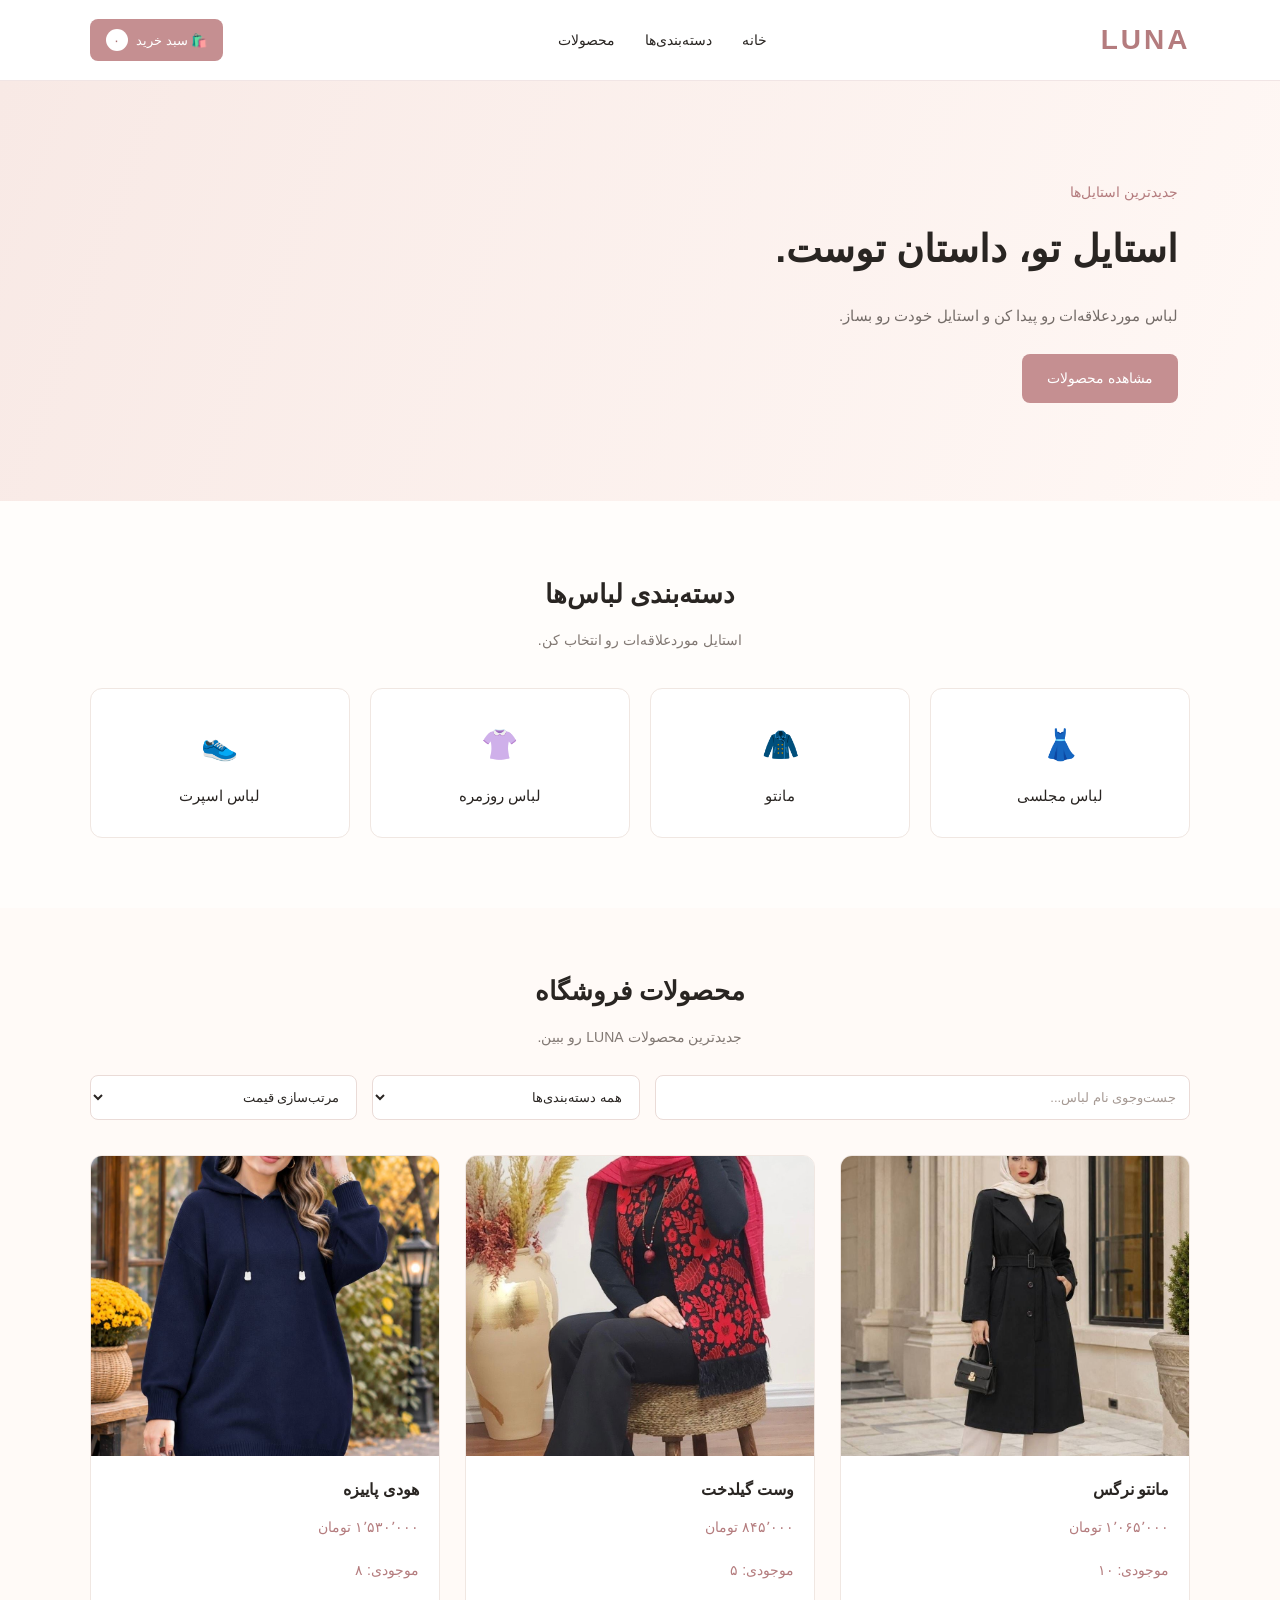
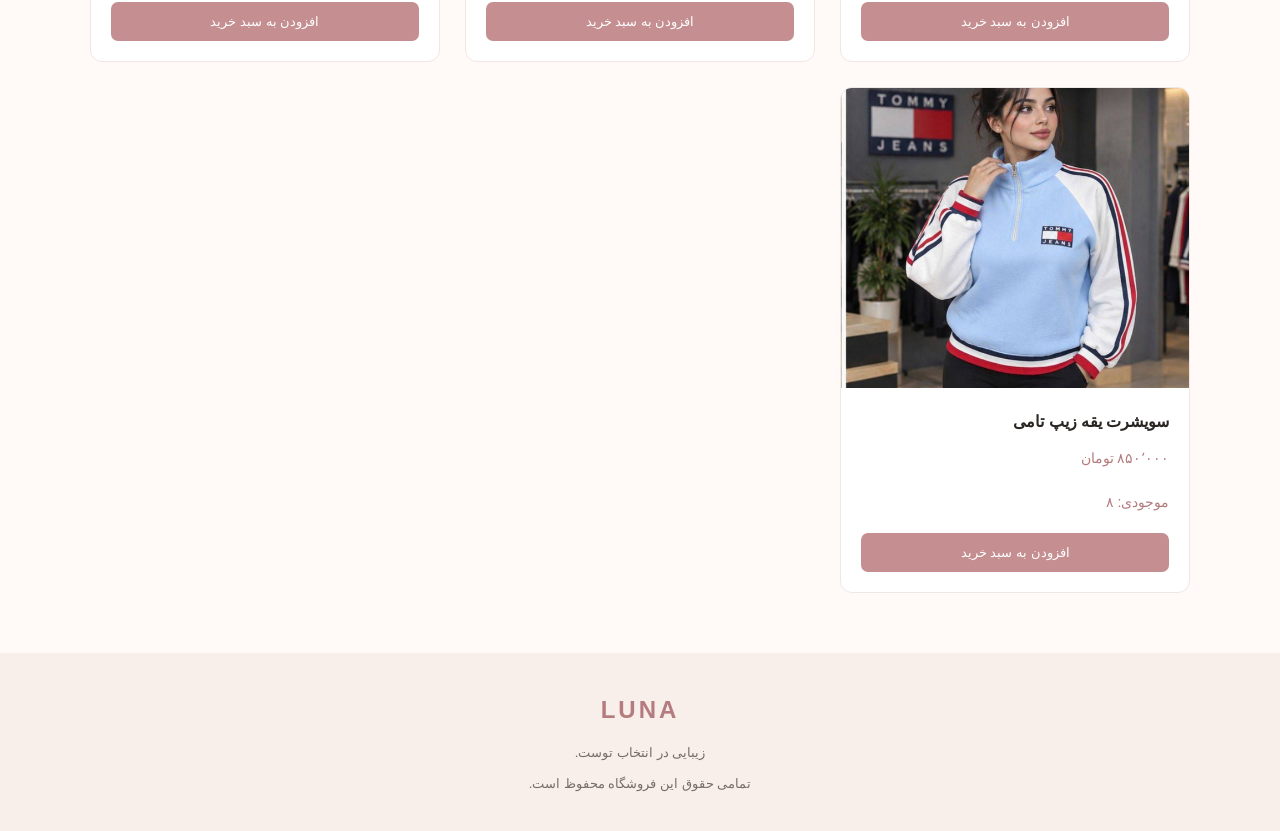
<file: index.html>
<html lang="fa" dir="rtl">
  <head>
    <meta charset="UTF-8" />
    <meta name="viewport" content="width=device-width, initial-scale=1.0" />

    <title>LUNA | فروشگاه لباس زنانه</title>

    <link rel="stylesheet" href="style.css" />
  </head>

  <body>

    <header class="header">
      <div class="logo">LUNA</div>

      <nav class="navbar">
        <a href="#home">خانه</a>
        <a href="#categories">دسته‌بندی‌ها</a>
        <a href="#products">محصولات</a>
      </nav>

      <button class="cart-button" id="cartButton" type="button">
        🛍️ سبد خرید
        <span id="cartCount">۰</span>
      </button>

      <div class="cart-panel" id="cartPanel">
        <div class="cart-header">
          <h2>سبد خرید من</h2>

          <button id="closeCart" type="button">✕</button>
        </div>

        <div id="cartItems">
          <p>سبد خرید شما خالی است.</p>
        </div>

        <div class="cart-footer">
          <p>
            مجموع:
            <span id="cartTotal">۰</span>
            تومان
          </p>

          <button id="checkoutButton" type="button">ادامه خرید</button>
        </div>
      </div>
    </header>

    <main>
      <section class="hero" id="home">
        <div class="hero-content">
          <p>جدیدترین استایل‌ها</p>

          <h1>استایل تو، داستان توست.</h1>

          <p>لباس موردعلاقه‌ات رو پیدا کن و استایل خودت رو بساز.</p>

          <a href="#products" class="hero-button"> مشاهده محصولات </a>
        </div>
      </section>

      <!-- دسته‌بندی‌ها -->
      <section class="categories" id="categories">
        <h2>دسته‌بندی لباس‌ها</h2>

        <p>استایل موردعلاقه‌ات رو انتخاب کن.</p>

        <div class="category-list">
          <a href="#products" class="category-card">
            <span>👗</span>
            <h3>لباس مجلسی</h3>
          </a>

          <a href="#products" class="category-card">
            <span>🧥</span>
            <h3>مانتو</h3>
          </a>

          <a href="#products" class="category-card">
            <span>👚</span>
            <h3>لباس روزمره</h3>
          </a>

          <a href="#products" class="category-card">
            <span>👟</span>
            <h3>لباس اسپرت</h3>
          </a>
        </div>
      </section>

      
      <section class="products" id="products">
        <h2>محصولات فروشگاه</h2>

        <p class="products-description">جدیدترین محصولات LUNA رو ببین.</p>

        <div class="product-tools">
          <input
            type="text"
            id="productSearch"
            placeholder="جست‌وجوی نام لباس..."
          />

          <select id="categoryFilter">
            <option value="all">همه دسته‌بندی‌ها</option>

            <option value="formal">لباس مجلسی</option>

            <option value="manteau">مانتو</option>

            <option value="casual">لباس روزمره</option>

            <option value="sport">لباس اسپرت</option>
          </select>

          <select id="priceSort">
            <option value="default">مرتب‌سازی قیمت</option>

            <option value="low">ارزان‌ترین</option>

            <option value="high">گران‌ترین</option>
          </select>
        </div>

        <div class="product-list"></div>
      </section>
    </main>

    <footer class="footer">
      <h2>LUNA</h2>

      <p>زیبایی در انتخاب توست.</p>

      <p>تمامی حقوق این فروشگاه محفوظ است.</p>
    </footer>
    
    <script src="products.js"></script>
    <script src="script.js"></script>
  </body>
</html>
</file>
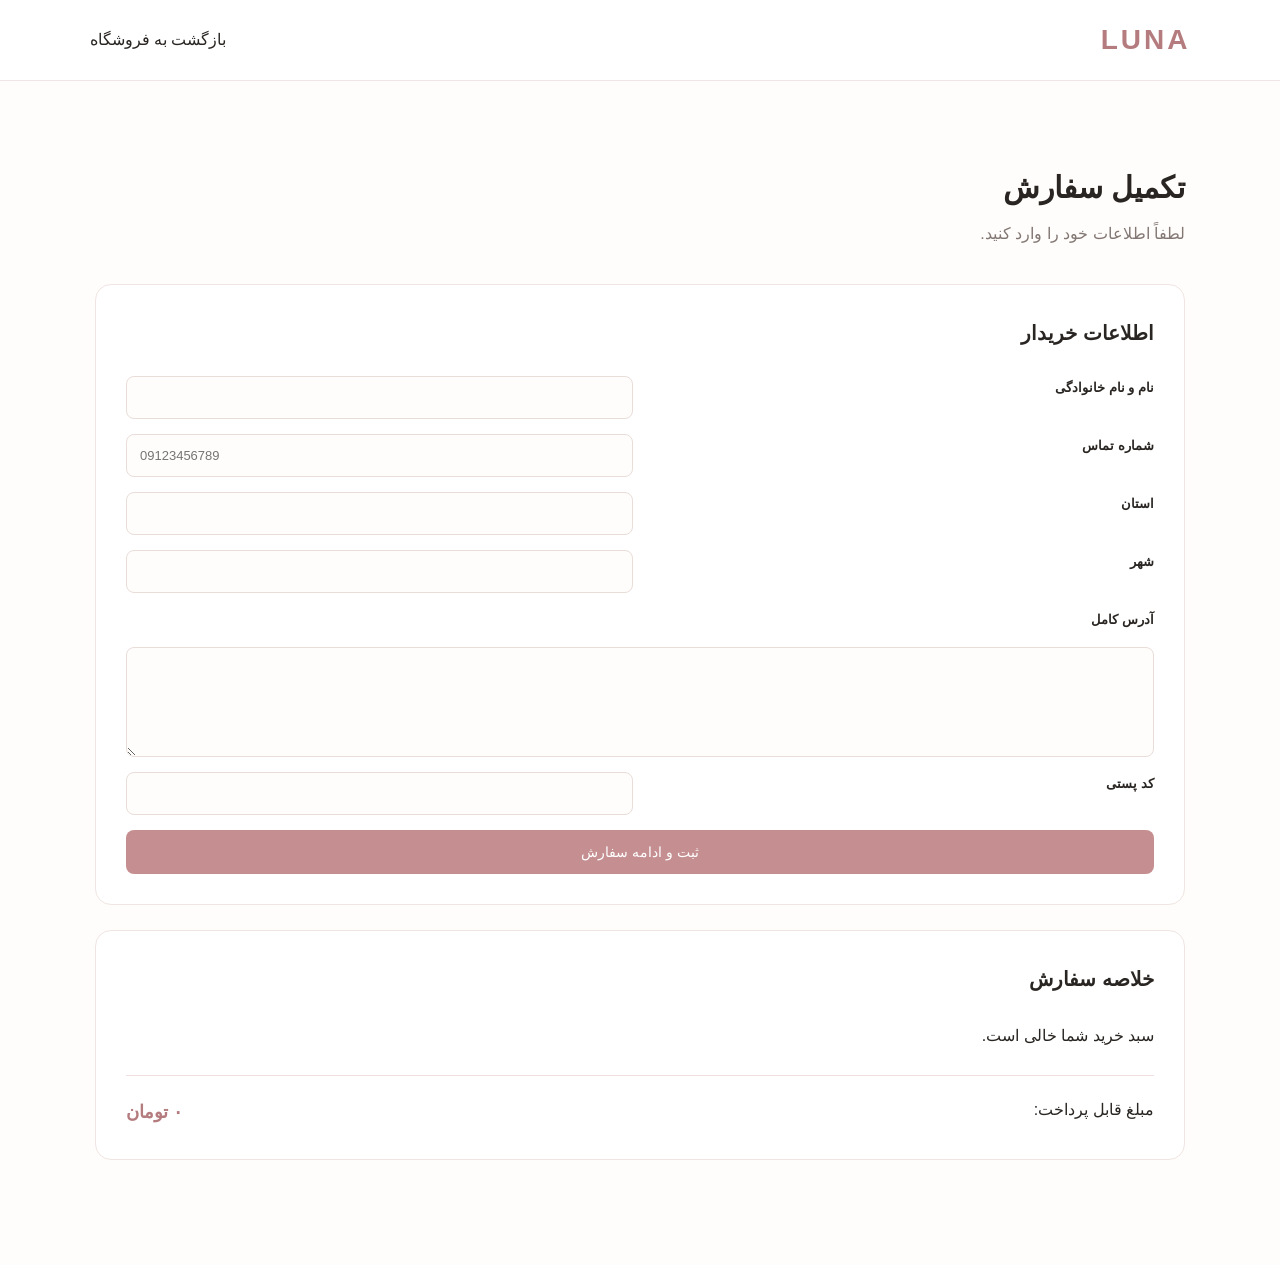
<file: checkout.html>
<html lang="fa" dir="rtl">
  <head>
    <meta charset="UTF-8" />
    <meta name="viewport" content="width=device-width, initial-scale=1.0" />

    <title>تسویه حساب | LUNA</title>

    <link rel="stylesheet" href="style.css" />
  </head>

  <body>
    <header class="header">
      <div class="logo">LUNA</div>

      <a href="index.html"> بازگشت به فروشگاه </a>
    </header>

    <main class="checkout-page">
      <h1>تکمیل سفارش</h1>

      <p>لطفاً اطلاعات خود را وارد کنید.</p>


      <section class="checkout-form-section">
        <h2>اطلاعات خریدار</h2>

        <form id="checkoutForm">
          <label for="customerName"> نام و نام خانوادگی </label>

          <input type="text" id="customerName" required />

          <label for="customerPhone"> شماره تماس </label>

          <input type="tel" id="customerPhone" inputmode="numeric" maxlength="11" placeholder="09123456789" required />

          <label for="customerProvince"> استان </label>

          <input type="text" id="customerProvince" required />

          <label for="customerCity"> شهر </label>

          <input type="text" id="customerCity" required />

          <label for="customerAddress"> آدرس کامل </label>

          <textarea id="customerAddress" required></textarea>

          <label for="postalCode"> کد پستی </label>

          <input type="text" id="postalCode" inputmode="numeric" maxlength="10" required />

          <button type="submit">ثبت و ادامه سفارش</button>
        </form>
      </section>


      <section class="checkout-summary">
        <h2>خلاصه سفارش</h2>

        <div id="checkoutItems"></div>

        <div class="checkout-total">
          <span>مبلغ قابل پرداخت:</span>

          <strong id="checkoutTotal"> ۰ تومان </strong>
        </div>
      </section>
    </main>

    <script src="products.js"></script>
    <script src="checkout.js"></script>
  </body>
</html>
</file>
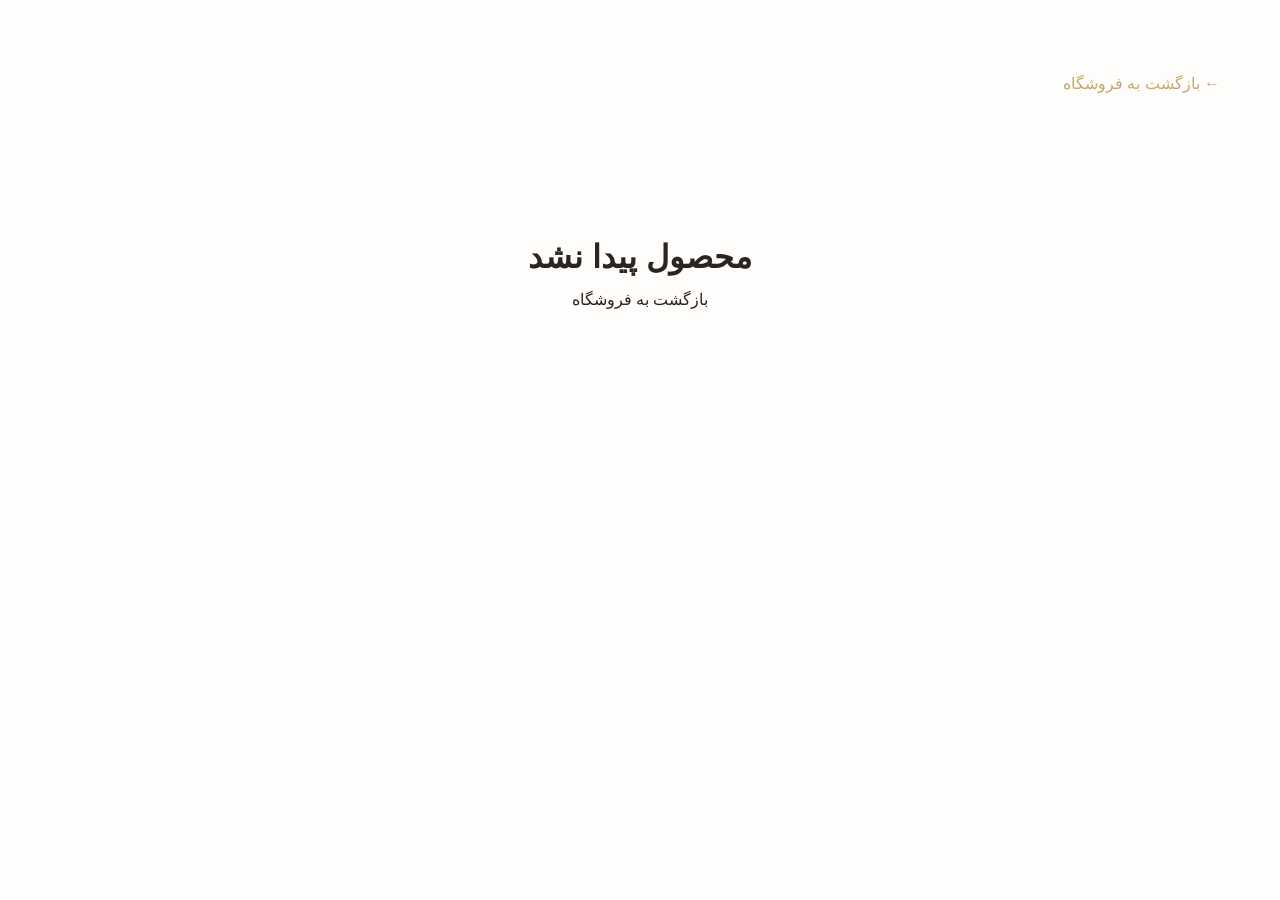
<file: product.html>
<html lang="fa" dir="rtl">
  <head>
    <meta charset="UTF-8" />
    <meta name="viewport" content="width=device-width, initial-scale=1.0" />

    <title>جزئیات محصول | LUNA</title>

    <link rel="stylesheet" href="style.css" />

    <style>
      .product-page {
        max-width: 1200px;
        margin: 50px auto;
        padding: 20px;
      }

      .back-link {
        display: inline-block;
        margin-bottom: 30px;
        color: #c6a96b;
        text-decoration: none;
      }

      .detail-layout {
        display: grid;
        grid-template-columns: 1fr 1fr;
        gap: 45px;
        align-items: start;
      }

      .gallery {
        min-width: 0;
      }

      .main-image {
        width: 100%;
        height: 520px;
        object-fit: contain;
        background: #171717;
        border-radius: 16px;
        cursor: zoom-in;
      }

      .thumbnail-list {
        display: flex;
        flex-wrap: wrap;
        gap: 12px;
        margin-top: 15px;
      }

      .thumbnail {
        width: 85px;
        height: 85px;
        object-fit: contain;
        background: #171717;
        border: 2px solid transparent;
        border-radius: 10px;
        cursor: pointer;
      }

      .thumbnail.active {
        border-color: #c6a96b;
      }

      .product-details {
        padding: 10px 0;
      }

      .product-details h1 {
        font-size: 30px;
        margin: 0 0 18px;
      }

      .detail-price {
        font-size: 26px;
        color: #c6a96b;
        font-weight: bold;
        margin: 20px 0;
      }

      .detail-description {
        line-height: 2.2;
        color: #ccc;
        margin: 25px 0;
        white-space: pre-wrap;
      }

      .detail-meta {
        padding: 18px 0;
        border-top: 1px solid #333;
        border-bottom: 1px solid #333;
        line-height: 2.5;
      }

      .detail-meta span {
        color: #c6a96b;
      }

      .quantity-box {
        display: flex;
        align-items: center;
        gap: 15px;
        margin: 25px 0;
      }

      .quantity-box button {
        width: 38px;
        height: 38px;
        font-size: 20px;
        cursor: pointer;
      }

      .add-cart-detail {
        width: 100%;
        padding: 15px;
        background: #c6a96b;
        color: #111;
        border: none;
        border-radius: 10px;
        font-size: 16px;
        font-weight: bold;
        cursor: pointer;
      }

      .add-cart-detail:disabled {
        opacity: 0.5;
        cursor: not-allowed;
      }

      .detail-message {
        margin-top: 15px;
        color: #c6a96b;
      }

      .not-found {
        text-align: center;
        padding: 100px 20px;
      }

      @media (max-width: 768px) {
        .detail-layout {
          grid-template-columns: 1fr;
          gap: 25px;
        }

        .main-image {
          height: 350px;
        }

        .product-details h1 {
          font-size: 24px;
        }

        .product-page {
          margin-top: 20px;
          padding: 15px;
        }
      }
    </style>
  </head>

  <body>
    <main class="product-page">
      <a href="index.html" class="back-link"> ← بازگشت به فروشگاه </a>

      <div id="productContent">
        <p>در حال بارگذاری محصول...</p>
      </div>
    </main>

    <script src="products.js"></script>
    <script src="product.js"></script>
  </body>
</html>
</file>
<file: style.css>
*{
    margin: 0;
    padding: 0;
    box-sizing: border-box;
}

html {
    scroll-behavior: smooth;
}

body {
    font-family: Tahoma, Arial, sans-serif;
    background-color: #fffdfb;
    color: #292522;
    line-height: 1.8;
}

a {
    color: inherit;
    text-decoration: none;
}

button,
input,
select {
    font-family: inherit;
}


.header {
    width: 100%;
    min-height: 75px;
    padding: 15px 7%;
    display: flex;
    justify-content: space-between;
    align-items: center;
    gap: 25px;
    background-color: #ffffff;
    border-bottom: 1px solid #f1e5e5;
    position: sticky;
    top: 0;
    z-index: 100;
}

.logo {
    font-size: 28px;
    font-weight: bold;
    letter-spacing: 3px;
    color: #b47c7e;
}

.navbar {
    display: flex;
    align-items: center;
    gap: 30px;
}

.navbar a {
    font-size: 14px;
    transition: color 0.3s;
}

.navbar a:hover {
    color: #b47c7e;
}

.cart-button {
    padding: 10px 16px;
    border: none;
    border-radius: 8px;
    background-color: #c58f91;
    color: white;
    font-size: 13px;
    cursor: pointer;
    transition: background-color 0.3s;
}

.cart-button:hover {
    background-color: #a97073;
}

#cartCount {
    display: inline-flex;
    justify-content: center;
    align-items: center;
    min-width: 22px;
    height: 22px;
    margin-right: 5px;
    padding: 0 5px;
    border-radius: 50px;
    background-color: white;
    color: #a97073;
}


.hero {
    min-height: 420px;
    padding: 70px 8%;
    display: flex;
    align-items: center;
    background: linear-gradient(
        110deg,
        #f8e9e5,
        #fff8f5
    );
}

.hero-content {
    max-width: 600px;
}

.hero-content > p:first-child {
    margin-bottom: 12px;
    color: #b47c7e;
    font-size: 14px;
}

.hero-content h1 {
    margin-bottom: 20px;
    font-size: 38px;
    line-height: 1.7;
}

.hero-content p {
    margin-bottom: 25px;
    color: #756d69;
    font-size: 15px;
}

.hero-button {
    display: inline-block;
    padding: 12px 25px;
    border-radius: 8px;
    background-color: #c58f91;
    color: white;
    font-size: 14px;
    transition: background-color 0.3s;
}

.hero-button:hover {
    background-color: #a97073;
}


/* دسته بندی*/
.categories {
    padding: 70px 7%;
    text-align: center;
}

.categories > h2,
.products > h2 {
    margin-bottom: 10px;
    font-size: 26px;
}

.categories > p,
.products-description {
    color: #817873;
    font-size: 14px;
}

.category-list {
    display: grid;
    grid-template-columns: repeat(4, minmax(0, 1fr));
    gap: 20px;
    margin-top: 35px;
}

.category-card {
    min-height: 150px;
    padding: 25px 15px;
    display: flex;
    flex-direction: column;
    justify-content: center;
    align-items: center;
    gap: 10px;
    border: 1px solid #f0e7e2;
    border-radius: 12px;
    background-color: white;
    transition: transform 0.3s, box-shadow 0.3s;
}

.category-card:hover {
    transform: translateY(-5px);
    box-shadow: 0 10px 25px #0000000d;
}

.category-card span {
    font-size: 30px;
}

.category-card h3 {
    font-size: 15px;
    font-weight: normal;
}


/* محصولات */
.products {
    padding: 60px 7%;
    text-align: center;
    background-color: #fffaf7;
}

.products-description {
    margin-bottom: 25px;
}



.product-tools {
    display: grid;
    grid-template-columns: 2fr 1fr 1fr;
    gap: 15px;
    margin: 25px 0 35px;
}

.product-tools input,
.product-tools select {
    width: 100%;
    min-width: 0;
    padding: 13px;
    border: 1px solid #eadbd7;
    border-radius: 8px;
    background-color: white;
    color: #292522;
    font-size: 13px;
    outline: none;
}

.product-tools input:focus,
.product-tools select:focus {
    border-color: #c58f91;
}

.product-tools input::placeholder {
    color: #a69a94;
}



.product-list {
    display: grid;
    grid-template-columns: repeat(3, minmax(0, 1fr));
    gap: 25px;
    text-align: right;
}

.product-card {
    overflow: hidden;
    border: 1px solid #f0e7e2;
    border-radius: 12px;
    background-color: white;
    transition: transform 0.3s, box-shadow 0.3s;
}

.product-card:hover {
    transform: translateY(-5px);
    box-shadow: 0 10px 25px #0000000d;
}

.product-card img {
    display: block;
    width: 100%;
    height: 300px;
    object-fit: cover;
    background-color: #f5efeb;
}

.product-info {
    padding: 20px;
}

.product-info h3 {
    margin-bottom: 10px;
    font-size: 16px;
}

.product-info p {
    margin-bottom: 18px;
    color: #b47c7e;
    font-size: 14px;
}

.product-info > button {
    width: 100%;
    padding: 12px 8px;
    border: none;
    border-radius: 7px;
    background-color: #c58f91;
    color: white;
    font-size: 13px;
    cursor: pointer;
    transition: background-color 0.3s;
}

.product-info > button:hover {
    background-color: #a97073;
}


/* سبد خرید */
.cart-panel {
    display: none;
    position: fixed;
    top: 0;
    left: 0;
    width: 370px;
    max-width: 100%;
    height: 100vh;
    padding: 25px;
    overflow-y: auto;
    background-color: white;
    box-shadow: 0 0 30px #00000020;
    z-index: 1000;
    text-align: right;
}

.cart-panel.open {
    display: block;
}

.cart-header {
    display: flex;
    justify-content: space-between;
    align-items: center;
    gap: 15px;
    padding-bottom: 18px;
    border-bottom: 1px solid #eee;
}

.cart-header h2 {
    font-size: 20px;
}

.cart-header button {
    border: none;
    background: none;
    color: #292522;
    font-size: 22px;
    cursor: pointer;
}

#cartItems {
    padding: 20px 0;
}

.cart-item {
    display: flex;
    justify-content: space-between;
    align-items: flex-start;
    gap: 12px;
    margin-bottom: 18px;
    padding-bottom: 15px;
    border-bottom: 1px solid #eee;
}

.cart-item h3 {
    margin-bottom: 8px;
    font-size: 14px;
}

.cart-item p {
    margin-bottom: 5px;
    color: #b47c7e;
    font-size: 13px;
}

.cart-footer {
    padding-top: 20px;
    border-top: 1px solid #eee;
}

.cart-footer p {
    font-size: 15px;
    font-weight: bold;
}

.cart-footer button {
    width: 100%;
    margin-top: 18px;
    padding: 13px;
    border: none;
    border-radius: 8px;
    background-color: #c58f91;
    color: white;
    font-size: 14px;
    cursor: pointer;
    transition: background-color 0.3s;
}

.cart-footer button:hover {
    background-color: #a97073;
}



.quantity-controls {
    display: flex;
    align-items: center;
    gap: 12px;
    margin-top: 12px;
}

.quantity-controls button {
    width: 30px;
    height: 30px;
    border: 1px solid #eadbd7;
    border-radius: 6px;
    background-color: #fff8f6;
    color: #a97073;
    font-size: 18px;
    cursor: pointer;
}

.quantity-controls span {
    min-width: 20px;
    text-align: center;
    font-size: 14px;
}

.remove-item {
    flex-shrink: 0;
    padding: 4px;
    border: none;
    background: none;
    color: #c45b5b;
    font-size: 12px;
    cursor: pointer;
}



.footer {
    padding: 35px 7%;
    background-color: #f8eeea;
    color: #756d69;
    text-align: center;
}

.footer h2 {
    margin-bottom: 10px;
    color: #b47c7e;
    font-size: 24px;
    letter-spacing: 3px;
}

.footer p {
    margin-top: 8px;
    font-size: 13px;
}


/* موبایل*/
@media (max-width: 768px) {

    .header {
        padding: 15px 4%;
        gap: 12px;
        flex-wrap: wrap;
    }

    .logo {
        font-size: 23px;
    }

    .navbar {
        order: 3;
        width: 100%;
        justify-content: center;
        gap: 22px;
    }

    .navbar a {
        font-size: 12px;
    }

    .hero {
        min-height: 350px;
        padding: 50px 6%;
    }

    .hero-content h1 {
        font-size: 28px;
    }

    .hero-content p {
        font-size: 13px;
    }

    .categories,
    .products {
        padding: 45px 5%;
    }

    .categories > h2,
    .products > h2 {
        font-size: 22px;
    }

    .category-list {
        grid-template-columns: repeat(2, minmax(0, 1fr));
        gap: 12px;
    }

    .category-card {
        min-height: 125px;
        padding: 15px 8px;
    }

    .category-card h3 {
        font-size: 13px;
    }

    .product-tools {
        grid-template-columns: 1fr;
        gap: 10px;
    }

    .product-list {
        grid-template-columns: repeat(2, minmax(0, 1fr));
        gap: 12px;
    }

    .product-card img {
        height: 220px;
    }

    .product-info {
        padding: 12px;
    }

    .product-info h3 {
        font-size: 13px;
    }

    .product-info p {
        font-size: 12px;
    }

    .product-info > button {
        padding: 10px 5px;
        font-size: 11px;
    }

    .cart-panel {
        width: 340px;
        padding: 20px;
    }

}


@media (max-width: 380px) {

    .navbar {
        gap: 12px;
    }

    .navbar a {
        font-size: 11px;
    }

    .product-list {
        grid-template-columns: 1fr;
    }

    .product-card img {
        height: 280px;
    }

}



.checkout-page {
    max-width: 1150px;
    margin: 50px auto;
    padding: 30px;
}

.checkout-page > h1 {
    font-size: 30px;
    margin-bottom: 5px;
}

.checkout-page > p {
    color: #827773;
    margin-bottom: 35px;
}

.checkout-form-section,
.checkout-summary {
    background-color: #ffffff;
    border: 1px solid #f0e5e2;
    border-radius: 16px;
    padding: 30px;
    margin-bottom: 25px;
}

.checkout-form-section h2,
.checkout-summary h2 {
    font-size: 20px;
    margin-bottom: 25px;
    color: #292522;
}

#checkoutForm {
    display: grid;
    grid-template-columns: repeat(2, 1fr);
    gap: 15px;
}

#checkoutForm label {
    font-size: 13px;
    font-weight: bold;
}

#checkoutForm input,
#checkoutForm textarea {
    width: 100%;
    padding: 13px;
    border: 1px solid #e9ddda;
    border-radius: 8px;
    background-color: #fffdfb;
    outline: none;
    font-family: inherit;
    font-size: 13px;
    transition: border-color 0.3s;
}

#checkoutForm input:focus,
#checkoutForm textarea:focus {
    border-color: #c58f91;
}
#checkoutForm textarea {
    min-height: 110px;
    resize: vertical;
    grid-column: 1 / -1;
}

#checkoutForm button {
    grid-column: 1 / -1;
    padding: 14px;
    border: none;
    border-radius: 8px;
    background-color: #c58f91;
    color: white;
    font-size: 14px;
    cursor: pointer;
    transition: 0.3s;
}

#checkoutForm button:hover {
    background-color: #a97073;
}




.checkout-item {
    display: flex;
    justify-content: space-between;
    align-items: center;
    flex-wrap: wrap;
    gap: 12px;
    padding: 15px 0;
    border-bottom: 1px solid #f0e8e5;
    font-size: 13px;
}

.checkout-total {
    display: flex;
    justify-content: space-between;
    margin-top: 25px;
    padding-top: 20px;
    border-top: 1px solid #eee1de;
}

.checkout-total strong {
    color: #b47c7e;
    font-size: 18px;
}


/* موبایل */

@media (max-width: 650px) {

    .checkout-page {
        margin: 20px auto;
        padding: 15px;
    }

    .checkout-page > h1 {
        font-size: 23px;
    }

    .checkout-form-section,
    .checkout-summary {
        padding: 20px;
    }

    #checkoutForm {
        grid-template-columns: 1fr;
    }

    #checkoutForm textarea,
    #checkoutForm button {
        grid-column: auto;
    }

    .checkout-item {
        flex-direction: column;
        align-items: flex-start;
    }

}
</file>
